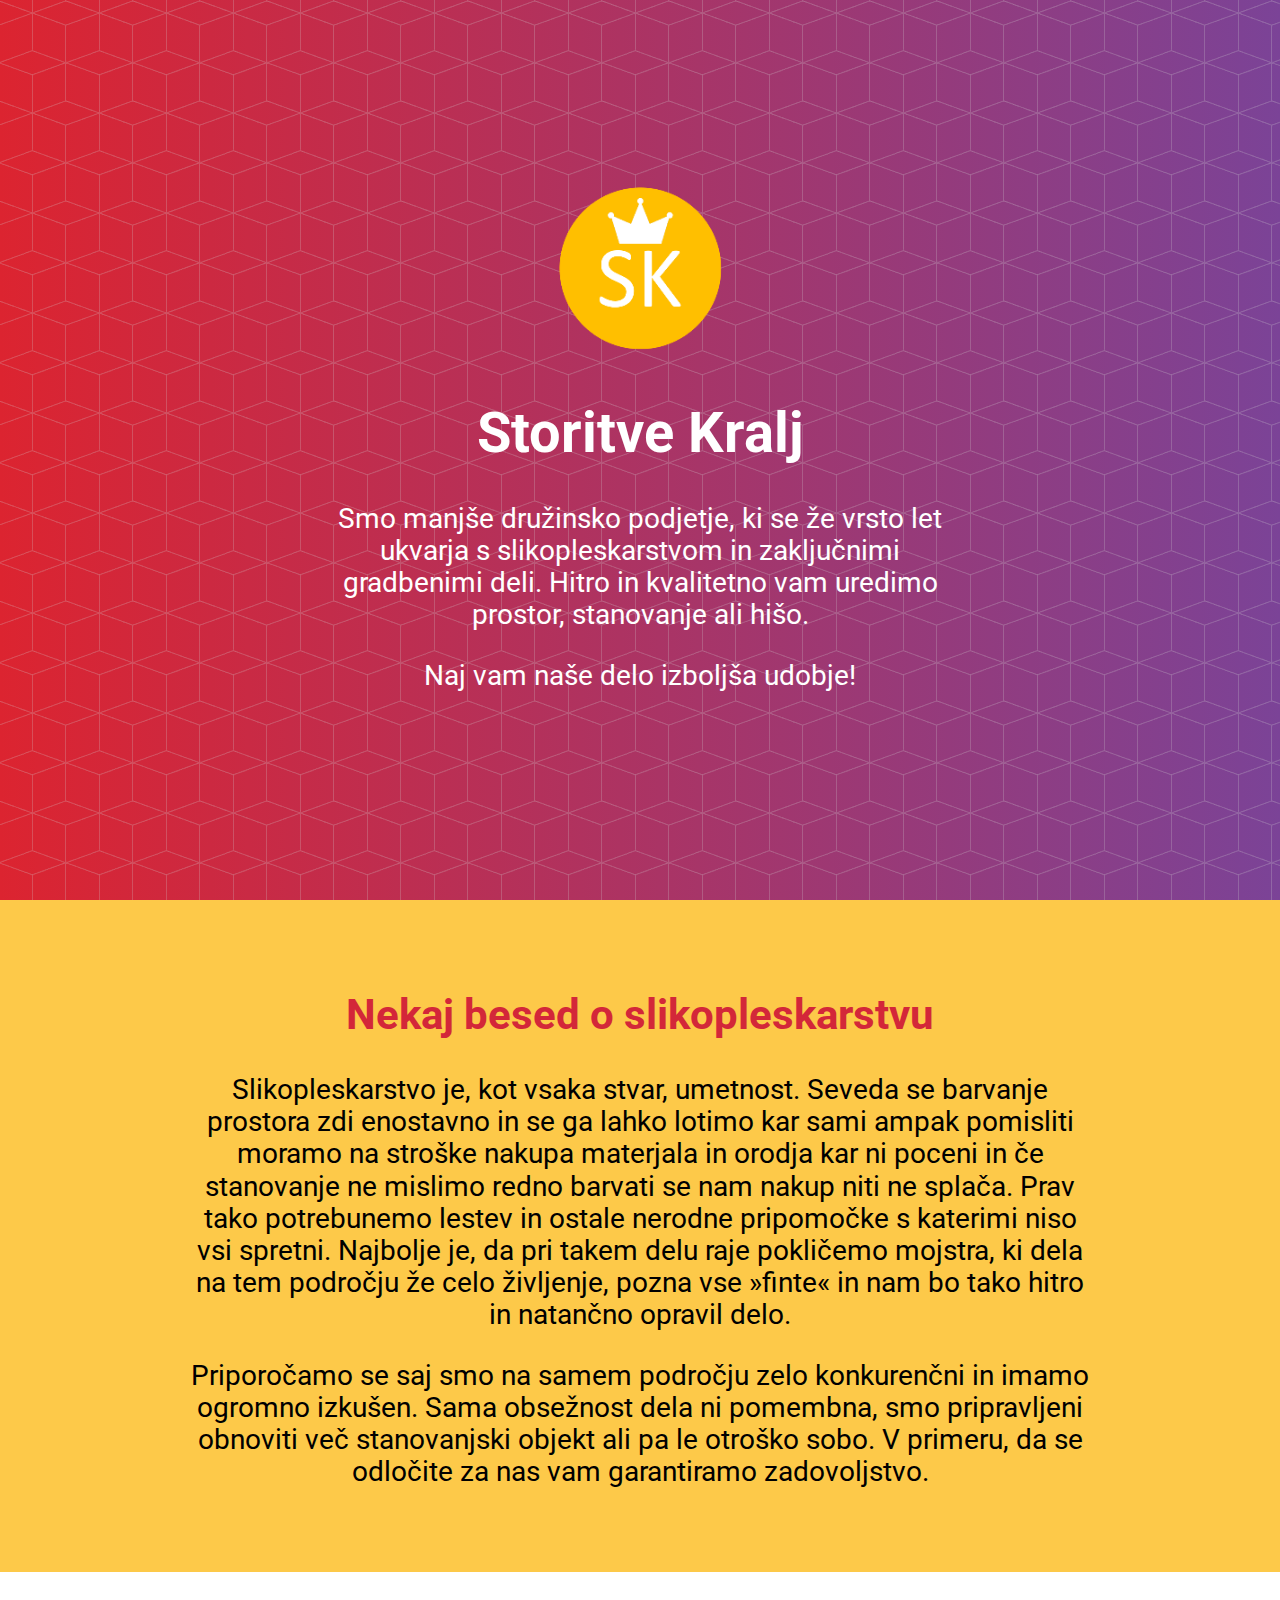
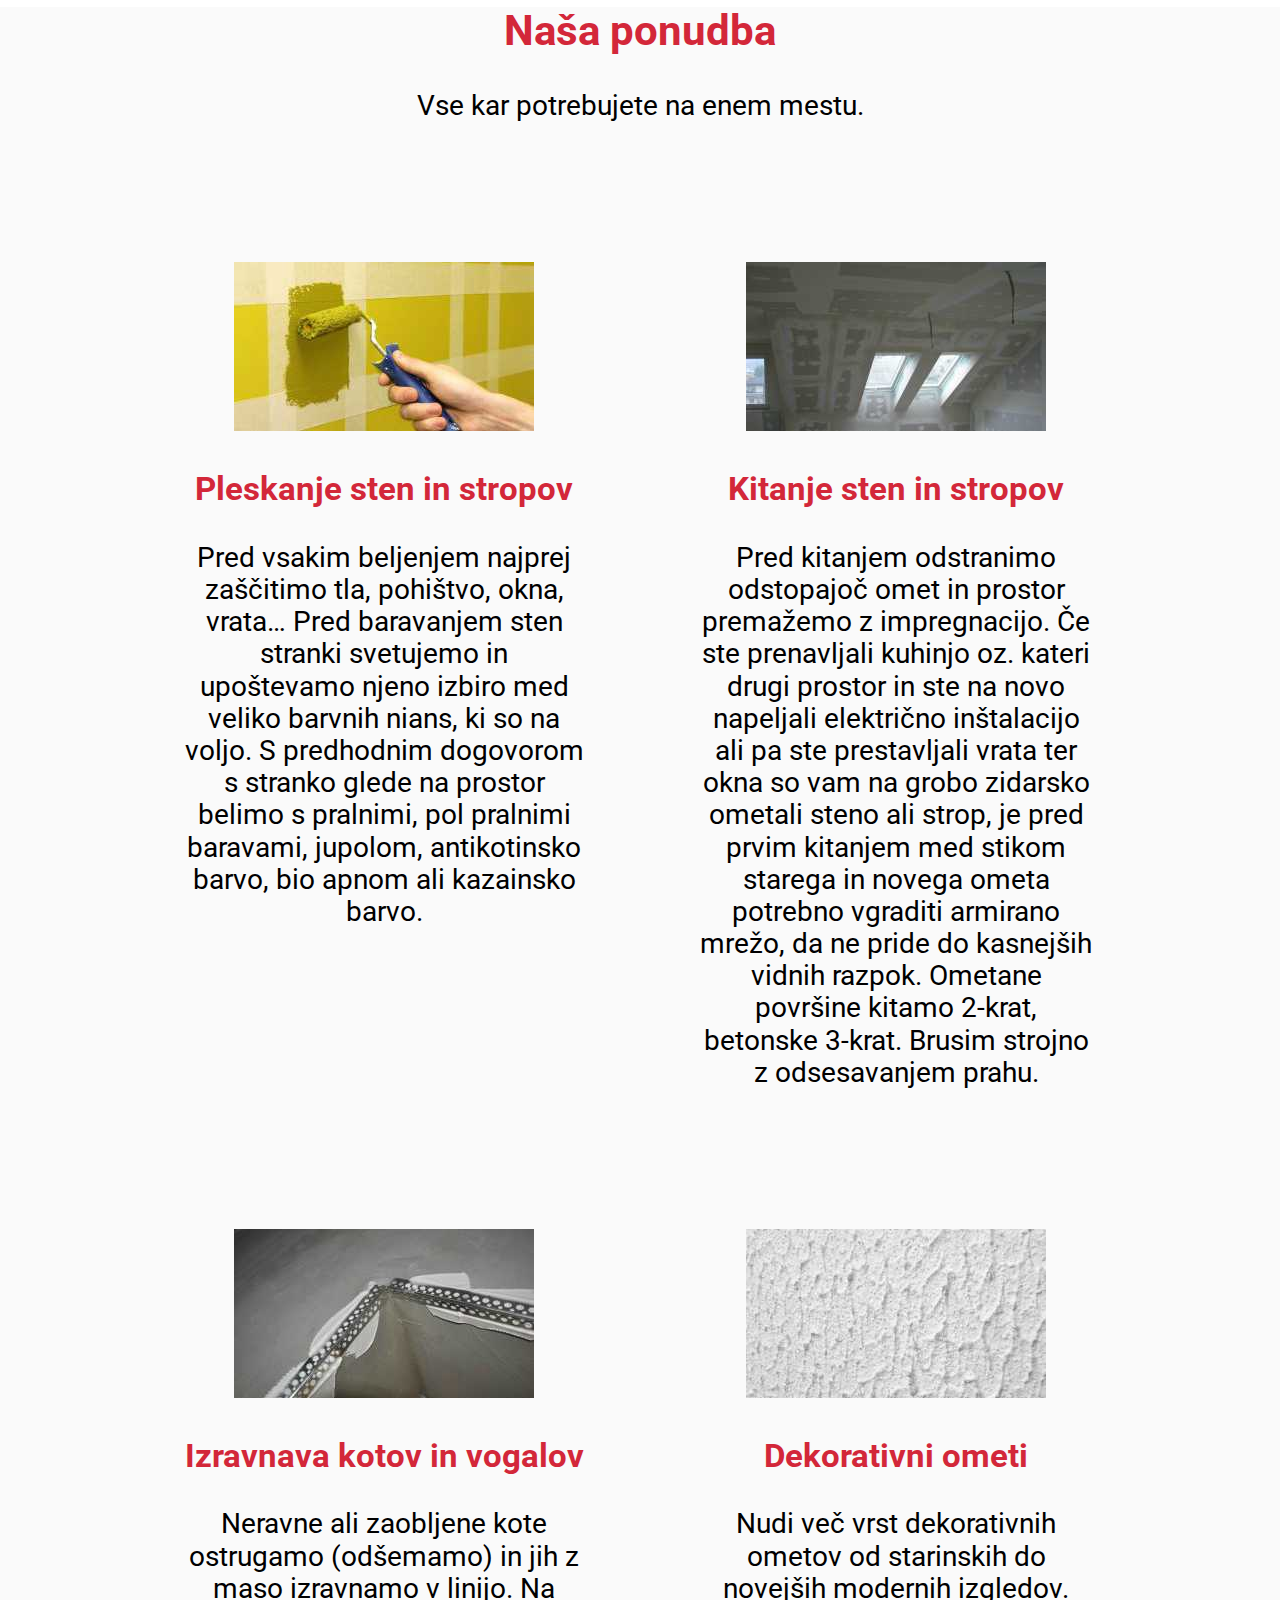
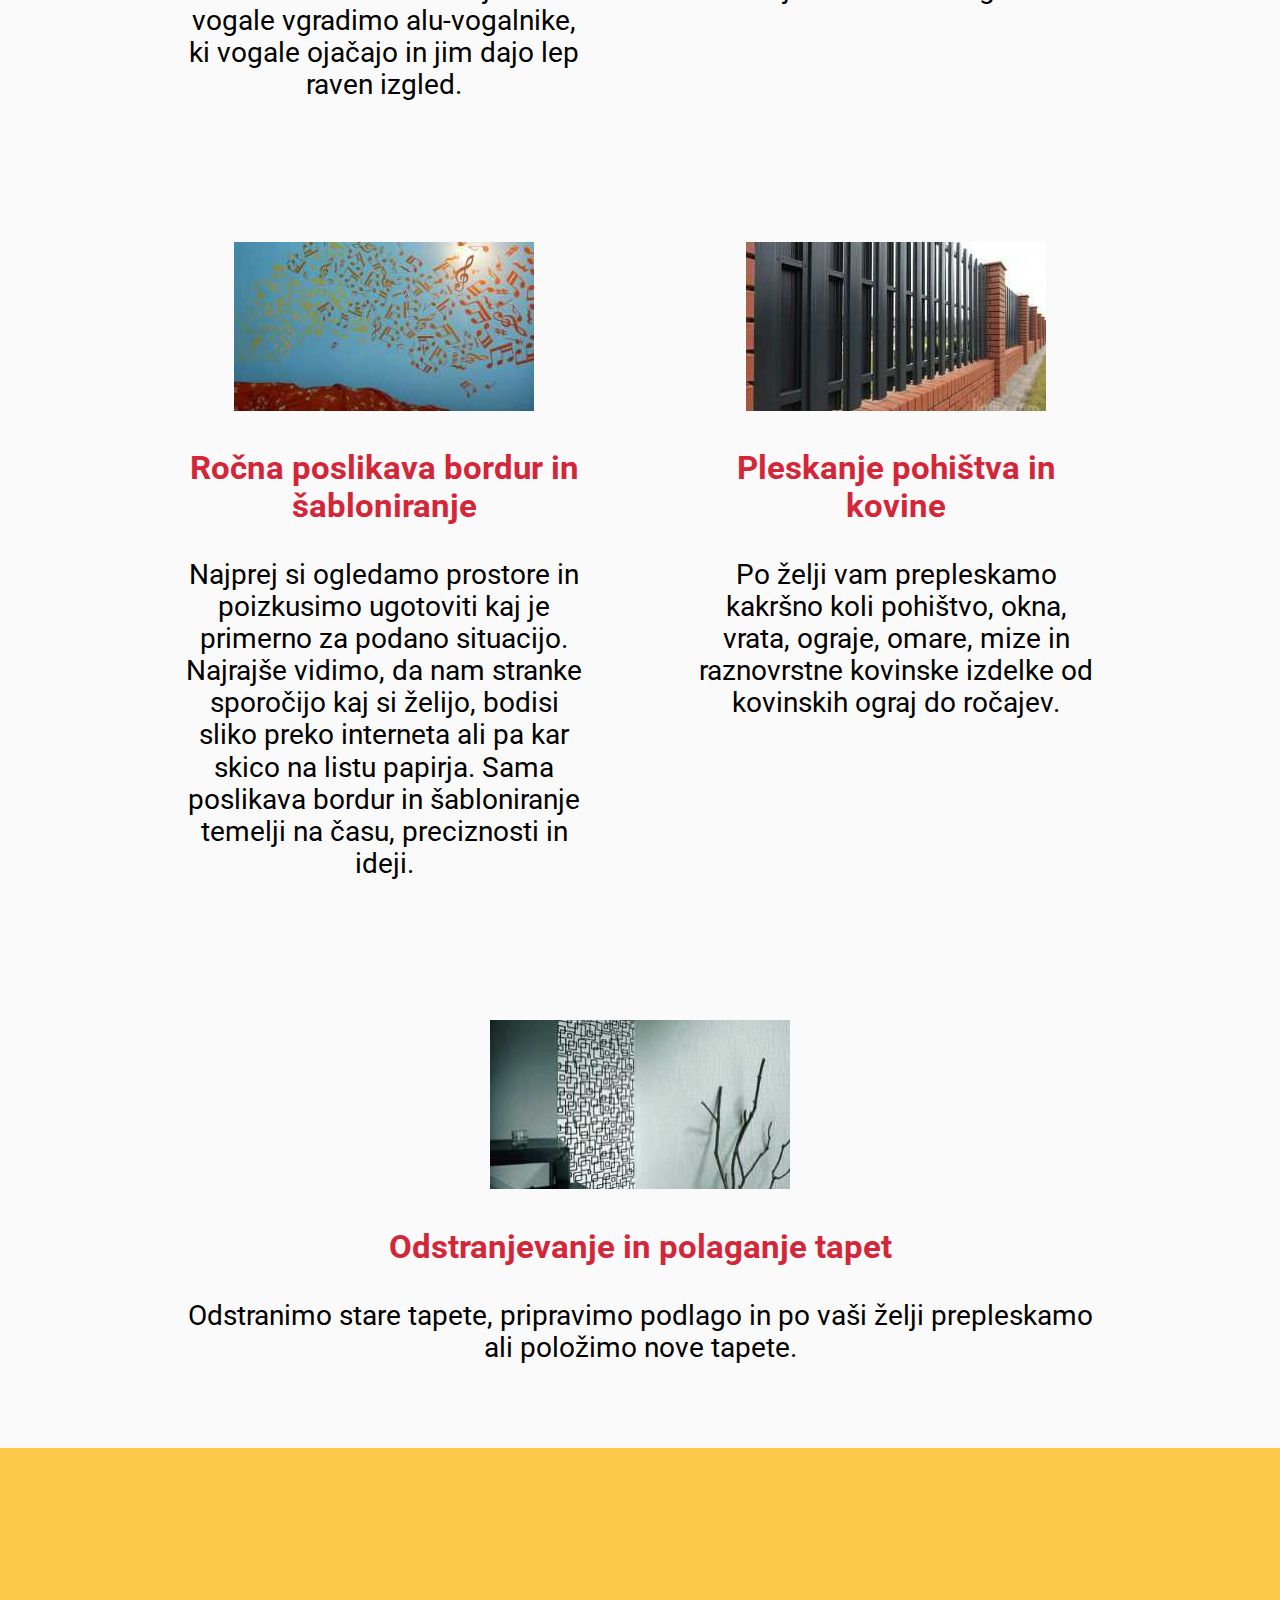
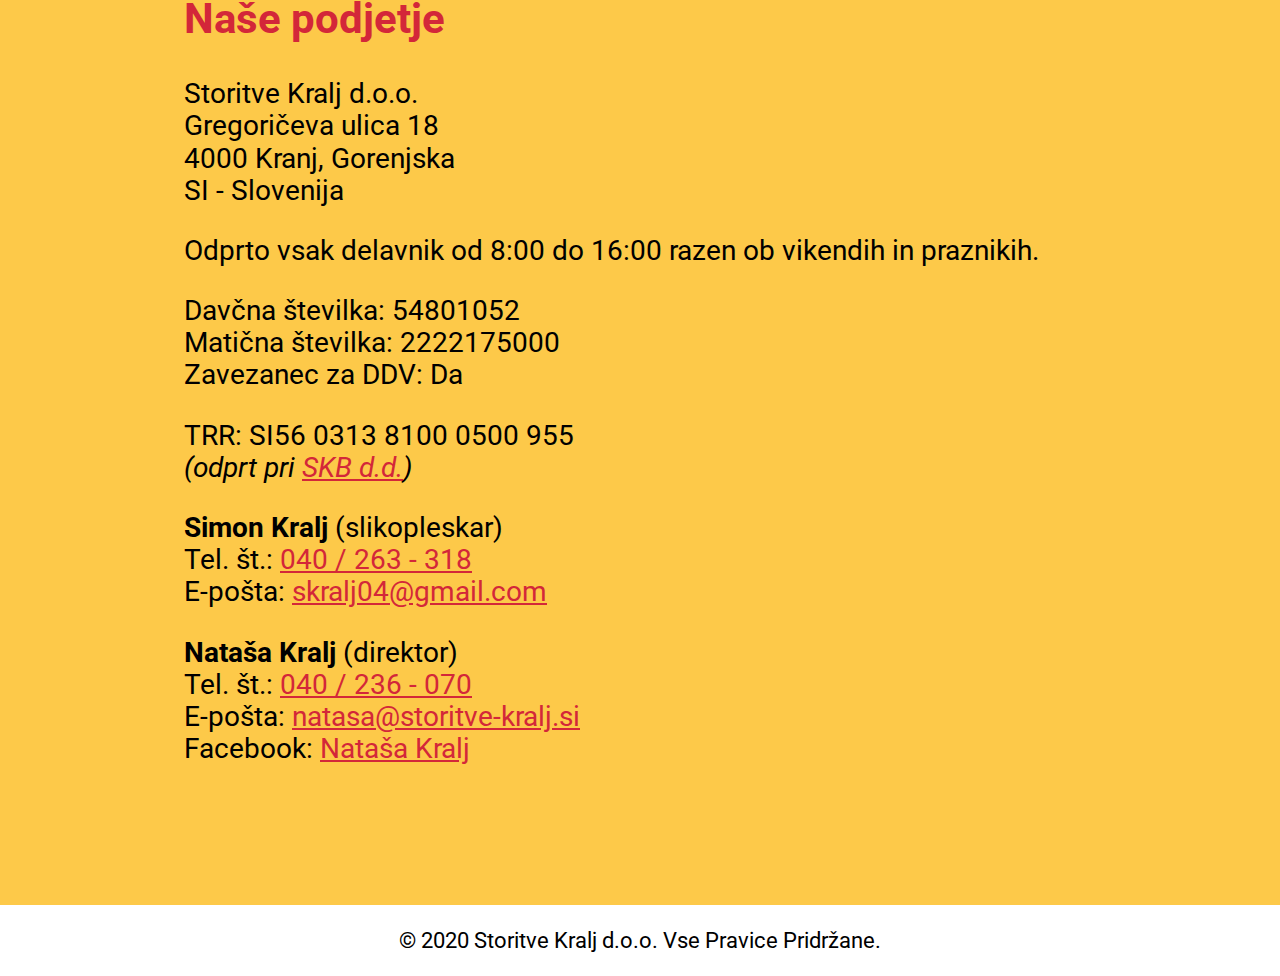
<file: index.html>
<!DOCTYPE html>
<html lang="sl">
<head>
    <meta charset="utf-8">
    <meta name="description"
          content="Opravljamo slikopleskarske storitve in zaključna gradbena dela. Tel. št.: 040 / 263 - 318.">
    <meta name="keywords"
          content="slikopleskarstvo,zaključna gradbena dela,storitve kralj,simon kralj,nataša kralj,kitanje,pleskanje,beljenje">
    <meta name="author" content="Erik Kralj">
    <meta name="viewport" content="width=device-width, initial-scale=1.0">
    <title>Slikopleskarstvo - Storitve Kralj d.o.o.</title>
    <!--[if IE]>
    <link rel="shortcut icon" href="assets/img/favicon.ico"><![endif]-->
    <link rel="icon" href="assets/img/favicon.png">
    <link rel="stylesheet" href="https://fonts.googleapis.com/css?family=Roboto:300">
    <link rel="stylesheet" type="text/css" href="assets/css/normalize.css" media="screen">
    <link rel="stylesheet" type="text/css" href="assets/css/main.css" media="screen">
</head>

<body>
<div itemscope itemtype="http://schema.org/LocalBusiness">
    <section class="presentation">
        <div class="wrapper">
            <img itemprop="image" src="assets/img/favicon.png" alt="Storitve Kralj d.o.o. Logotip" width="176"
                 height="176">
            <h1>Storitve Kralj</h1>
            <p>Smo manjše družinsko podjetje, ki se že vrsto let ukvarja s slikopleskarstvom in zaključnimi gradbenimi
                deli.
                Hitro in kvalitetno vam uredimo prostor, stanovanje ali hišo.</p>
            <p>Naj vam naše delo izboljša udobje!</p>
        </div>
    </section>

    <section class="painting">
        <div class="wrapper">
            <h2>Nekaj besed o slikopleskarstvu</h2>
            <p>Slikopleskarstvo je, kot vsaka stvar, umetnost. Seveda se barvanje prostora zdi enostavno in se ga lahko
                lotimo kar sami ampak pomisliti moramo na stroške nakupa materjala in orodja kar ni poceni in če
                stanovanje ne
                mislimo redno barvati se nam nakup niti ne splača. Prav tako potrebunemo lestev in ostale nerodne
                pripomočke s
                katerimi niso vsi spretni. Najbolje je, da pri takem delu raje pokličemo mojstra, ki dela na tem
                področju že
                celo življenje, pozna vse »finte« in nam bo tako hitro in natančno opravil delo.</p>
            <p>Priporočamo se saj smo na samem področju zelo konkurenčni in imamo ogromno izkušen. Sama obsežnost dela
                ni
                pomembna, smo pripravljeni obnoviti več stanovanjski objekt ali pa le otroško sobo. V primeru, da se
                odločite
                za nas vam garantiramo zadovoljstvo.</p>
        </div>
    </section>

    <section class="offer">
        <div class="wrapper">
            <div class="offer-title">
                <h2>Naša ponudba</h2>
                <p>Vse kar potrebujete na enem mestu.</p>
            </div>

            <div class="tiles">
                <div class="tile">
                    <img src="assets/img/pleskanje-sten-in-stropov-v2.jpg" alt="Pleskanje sten in stropov" width="300"
                         height="169">
                    <h3>Pleskanje sten in stropov</h3>
                    <p>Pred vsakim beljenjem najprej zaščitimo tla, pohištvo, okna, vrata… Pred baravanjem sten stranki
                        svetujemo in upoštevamo njeno izbiro med veliko barvnih nians, ki so na voljo. S predhodnim
                        dogovorom s
                        stranko glede na prostor belimo s pralnimi, pol pralnimi baravami, jupolom, antikotinsko barvo,
                        bio apnom
                        ali kazainsko barvo.</p>
                </div>

                <div class="tile">
                    <img src="assets/img/kitanje-sten-in-stropov-v2.jpg" alt="Kitanje sten in stropov" width="300"
                         height="169">
                    <h3>Kitanje sten in stropov</h3>
                    <p>Pred kitanjem odstranimo odstopajoč omet in prostor premažemo z impregnacijo. Če ste prenavljali
                        kuhinjo
                        oz. kateri drugi prostor in ste na novo napeljali električno inštalacijo ali pa ste prestavljali
                        vrata ter
                        okna so vam na grobo zidarsko ometali steno ali strop, je pred prvim kitanjem med stikom starega
                        in novega
                        ometa potrebno vgraditi armirano mrežo, da ne pride do kasnejših vidnih razpok. Ometane površine
                        kitamo
                        2-krat, betonske 3-krat. Brusim strojno z odsesavanjem prahu.</p>
                </div>

                <div class="tile">
                    <img src="assets/img/izravnava-kotov-in-vogalov-v2.jpg" alt="Izravnava kotov in vogalov" width="300"
                         height="169">
                    <h3>Izravnava kotov in vogalov</h3>
                    <p>Neravne ali zaobljene kote ostrugamo (odšemamo) in jih z maso izravnamo v linijo. Na vogale
                        vgradimo
                        alu-vogalnike, ki vogale ojačajo in jim dajo lep raven izgled.</p>
                </div>

                <div class="tile">
                    <img src="assets/img/dekorativni-ometi-v2.jpg" alt="Dekorativni ometi" width="300" height="169">
                    <h3>Dekorativni ometi</h3>
                    <p>Nudi več vrst dekorativnih ometov od starinskih do novejših modernih izgledov.</p>
                </div>

                <div class="tile">
                    <img src="assets/img/poslikava-bordur-in-sabloniranje-v2.jpg"
                         alt="Ročna poslikava bordur in šabloniranje"
                         width="300" height="169">
                    <h3>Ročna poslikava bordur in šabloniranje</h3>
                    <p>Najprej si ogledamo prostore in poizkusimo ugotoviti kaj je primerno za podano situacijo.
                        Najrajše
                        vidimo, da nam stranke sporočijo kaj si želijo, bodisi sliko preko interneta ali pa kar skico na
                        listu
                        papirja. Sama poslikava bordur in šabloniranje temelji na času, preciznosti in ideji.</p>
                </div>

                <div class="tile">
                    <img src="assets/img/pleskanje-pohistva-in-kovine-v2.jpg" alt="Pleskanje pohištva in kovine"
                         width="300"
                         height="169">
                    <h3>Pleskanje pohištva in kovine</h3>
                    <p>Po želji vam prepleskamo kakršno koli pohištvo, okna, vrata, ograje, omare, mize in raznovrstne
                        kovinske
                        izdelke od kovinskih ograj do ročajev.</p>
                </div>

                <div class="tile">
                    <img src="assets/img/odstranjevanje-in-polaganje-tapet-v2.jpg"
                         alt="Odstranjevanje in polaganje tapet"
                         width="300" height="169">
                    <h3>Odstranjevanje in polaganje tapet</h3>
                    <p>Odstranimo stare tapete, pripravimo podlago in po vaši želji prepleskamo ali položimo nove
                        tapete.</p>
                </div>
            </div>
        </div>
    </section>

    <section class="info">
        <div class="wrapper">
            <div class="address">
                <h2>Naše podjetje</h2>
                <p>
                    <span itemprop="name">Storitve Kralj d.o.o.</span><br>
                    <span itemprop="address" itemscope itemtype="http://schema.org/PostalAddress">
              <span itemprop="streetAddress">Gregoričeva ulica 18</span>
              <br>
              <span itemprop="postalCode">4000</span>
              <span itemprop="addressLocality">Kranj</span>,
              <span itemprop="addressRegion">Gorenjska</span>
              <br>
              SI - <span itemprop="addressCountry">Slovenija</span>
            </span>
                </p>
                <p>
                    Odprto vsak delavnik od 8:00 do 16:00 razen ob vikendih in praznikih.
                </p>
                <p>
                    Davčna številka: 54801052<br>
                    Matična številka: 2222175000<br>
                    Zavezanec za DDV: Da<br>
                </p>
                <p>
                    TRR: SI56 0313 8100 0500 955
                    <br>
                    <em>(odprt pri <a href="https://www.skb.net/">SKB d.d.</a>)</em>
                </p>
                <p>
                    <strong>Simon Kralj</strong> (slikopleskar)
                    <br>
                    Tel. št.: <a href="tel:+386263318"><span itemprop="telephone">040 / 263 - 318</span></a>
                    <br>
                    E-pošta: <a href="mailto:skralj04@gmail.com"><span itemprop="email">skralj04@gmail.com</span></a>
                </p>
                <p>
                    <strong>Nataša Kralj</strong> (direktor)
                    <br>
                    Tel. št.: <a href="tel:+38640236070">040 / 236 - 070</a>
                    <br>
                    E-pošta: <a href="mailto:natasa@storitve-kralj.si"><span
                        itemprop="email">natasa@storitve-kralj.si</span></a>
                    <br>
                    Facebook: <a href="https://www.facebook.com/natasa.kralj.31">Nataša Kralj</a>
                </p>
            </div>
        </div>
    </section>
</div>

<footer class="footer">
    <p>© 2020 Storitve Kralj d.o.o. Vse Pravice Pridržane.</p>
</footer>
</body>

</html>
</file>
<file: assets/css/main.css>
html {
    font-size: 16px;
    font-family: 'Roboto', sans-serif;
}

* {
    box-sizing: border-box;
}

img {
    max-width: 100%;
}

a, h2, h3 {
    color: #D32739;
}

.wrapper {
    margin: auto;
}

.presentation {
    width: 100%;
    min-height: 100vh;
    text-align: center;
    color: white;
    display: flex;
    background: url('../img/bg-pattern.png'), #7b4397;
    background: url('../img/bg-pattern.png'), -webkit-linear-gradient(to left, #7b4397, #dc2430);
    background: url('../img/bg-pattern.png'), linear-gradient(to left, #7b4397, #dc2430);
}

.presentation > .wrapper {
    flex: 1;
    padding: 2rem;
}

a.fb-link {
    line-height: 1.2rem;
    color: white;
    text-decoration: none;
    background-image: url('../img/fb-logo.png');
    background-repeat: no-repeat;
    background-position: 0.2rem center;
    background-size: 1.2rem 1.2rem;
    padding: 0.2rem 0.4rem 0.2rem 1.6rem;
    background-color: rgba(0, 0, 0, 0.2);
    -webkit-border-radius: 0.1rem;
    -moz-border-radius: 0.2rem;
    border-radius: 0.2rem;
}

a.fb-link:hover {
    background-color: rgba(0, 0, 0, 0.5);
}

.painting {
    color: black;
    background: #FDC949;
    text-align: center;
}

.painting > .wrapper {
    padding: 2rem;
}

.offer {
    text-align: center;
    background: #FAFAFA;
}

.offer-title > p {
    margin-bottom: 0;
    padding-bottom: 3rem;
}

.tiles {
    display: flex;
    flex-wrap: wrap;
    justify-content: space-between;
}

.tile {
    flex: 1 1 100%;
    padding: 2rem;
}

.info {
    background: #FDC949;
    padding: 2rem 0;
}

.info > .wrapper {
    display: flex;
    flex-wrap: wrap;
    justify-content: center;
}

.info > .wrapper > div {
    flex: 1;
    min-width: 320px;
}

.map {
    display: flex;
    flex-direction: column;
    flex-wrap: wrap;
}

.map > h2 {
    flex: 0 1 auto;
}

.map > iframe {
    flex: 1;
    width: 100%;
    min-height: 60vh;
    max-height: 60vh;
}

.address, .map {
    padding: 2rem;
}

.footer {
    text-align: center;
    font-size: 0.8rem;
}

@media screen and (min-height: 360px) {
    .map > #map {
        min-height: 320px;
    }
}

@media screen and (min-width: 640px) {
    html {
        font-size: 20px;
    }

    .wrapper {
        width: 90%;
    }
}

@media screen and (min-width: 960px) {
    html {
        font-size: 24px;
    }

    .wrapper {
        width: 80%;
    }

    .info > .wrapper {
        width: 90%;
    }

    .presentation > .wrapper {
        max-width: 80%;
    }
}

@media screen and (min-width: 1280px) {
    html {
        font-size: 28px;
    }

    .wrapper {
        width: 80%;
    }

    .info > .wrapper {
        width: 80%;
    }

    .tile {
        flex: 1 1 45%;
    }

    .presentation > .wrapper {
        max-width: 60%;
    }
}
</file>
